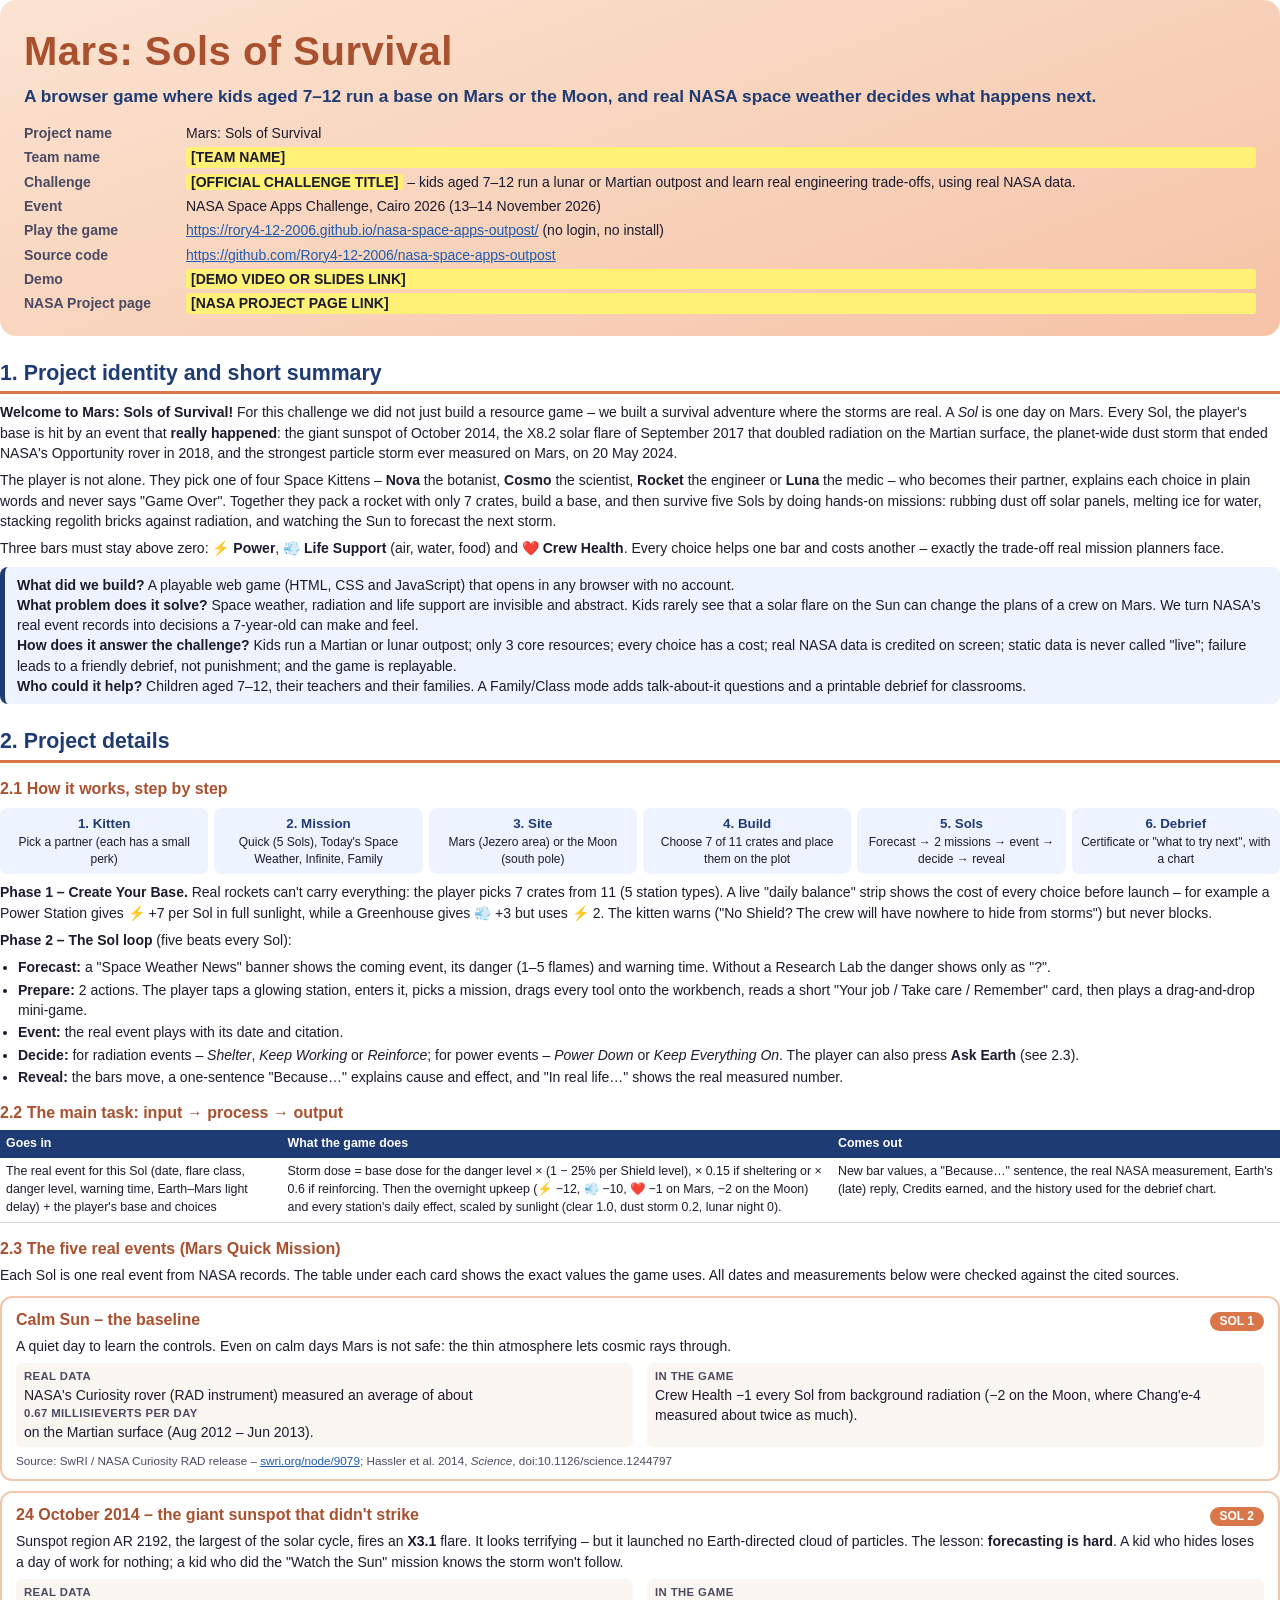
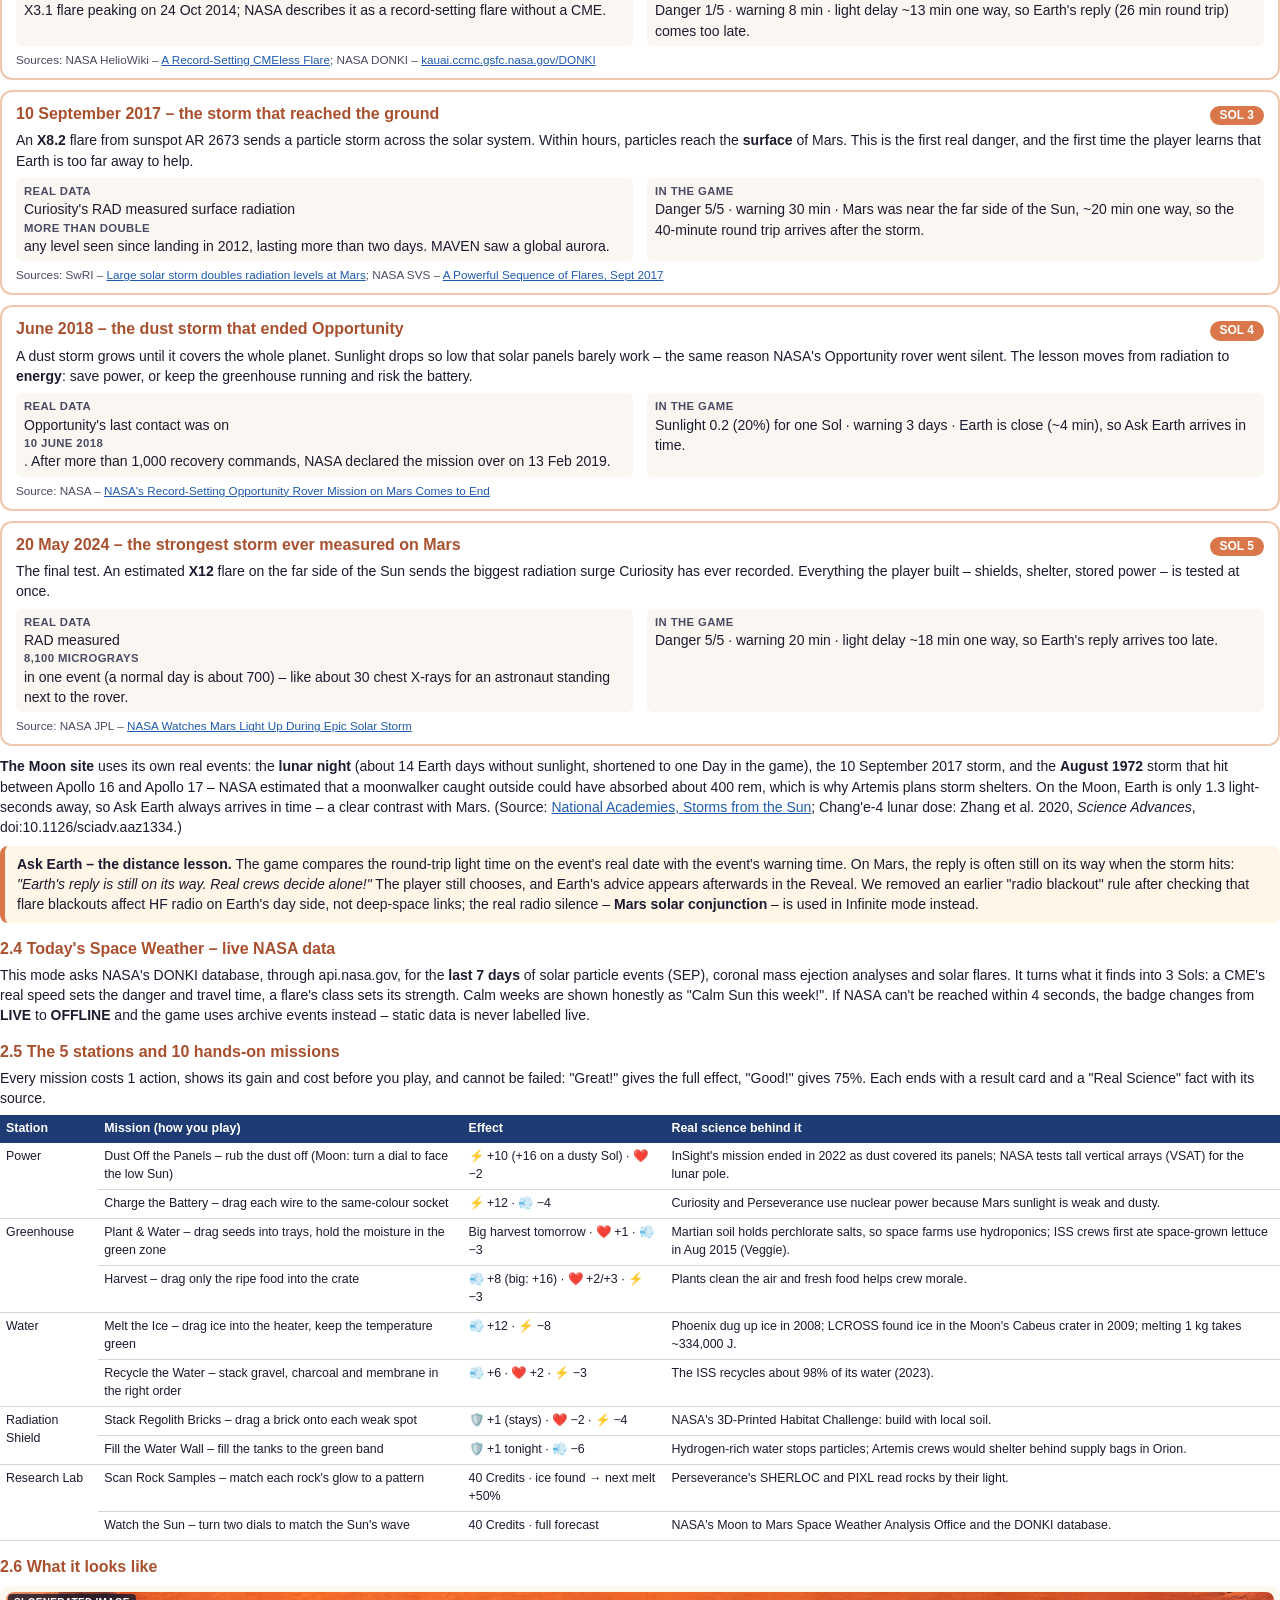
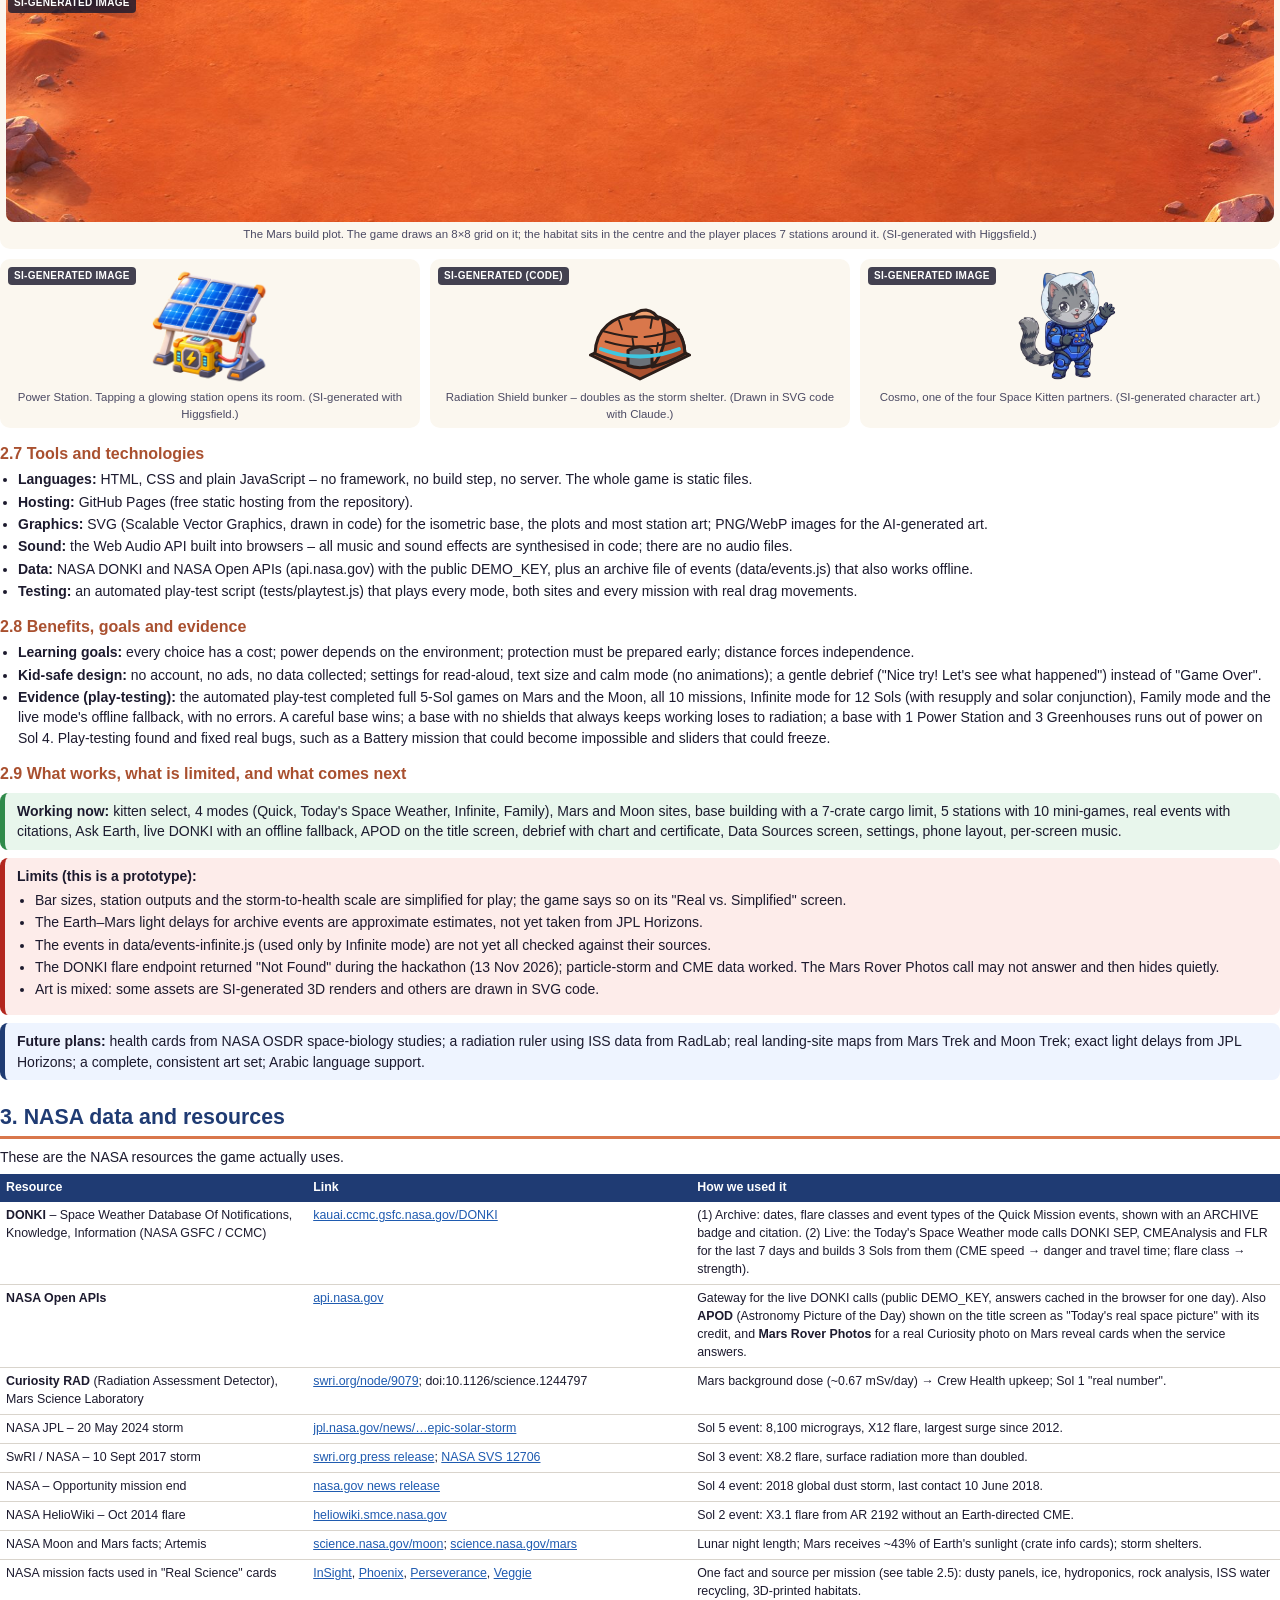
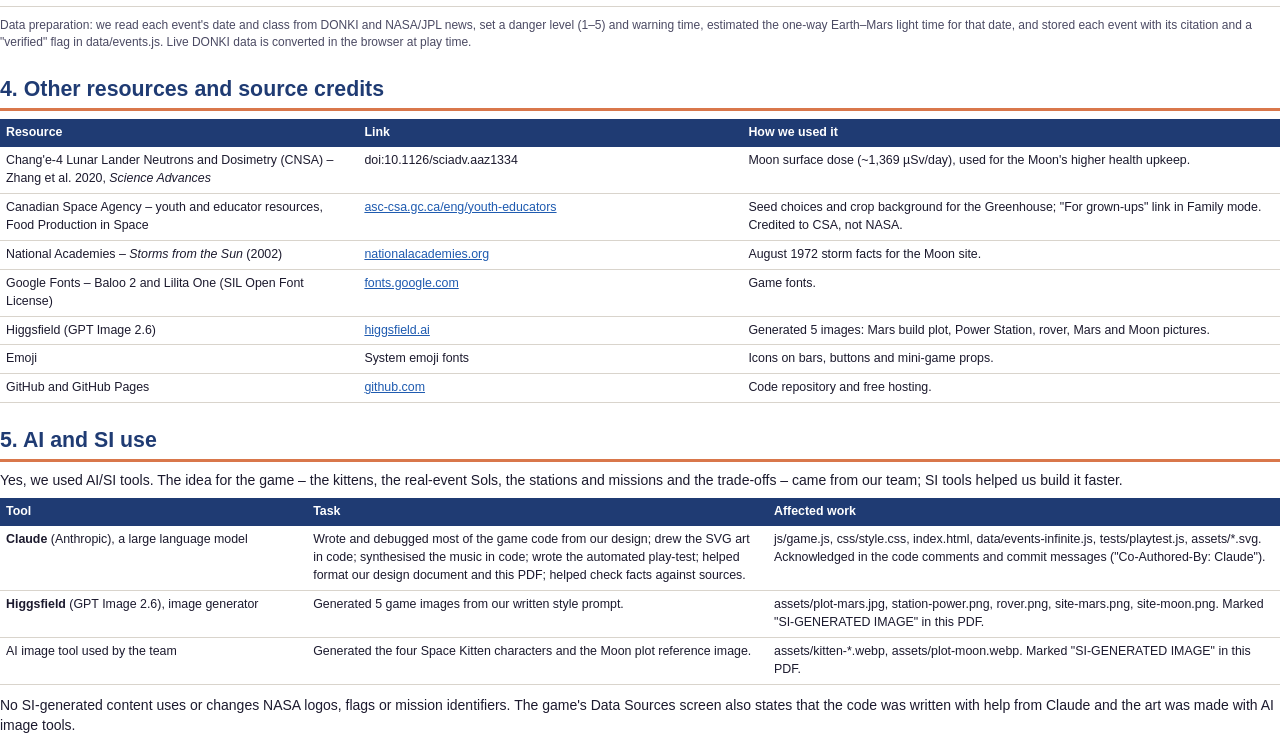
<file: docs/submission/project-description.html>
<!doctype html>
<html lang="en">
<head>
<meta charset="utf-8">
<title>Mars: Sols of Survival – Project Description</title>
<style>
  @page { size: A4; margin: 16mm 15mm 16mm 15mm; }
  :root { --ink: #1c1a2e; --soft: #4b4a63; --mars: #d9774b; --mars-dark: #a9502f; --blue: #1f3b73; --sky: #eef4ff; --cream: #fff6e8; --green: #2f8a4a; --red: #b3261e; }
  * { box-sizing: border-box; }
  html { color-scheme: light; background: #fff; }
  body { background: #fff; font-family: "Segoe UI", Arial, sans-serif; color: var(--ink); font-size: 10.5pt; line-height: 1.45; margin: 0; }
  h1 { font-size: 30pt; margin: 0; color: var(--mars-dark); letter-spacing: .5px; }
  h2 { font-size: 16pt; color: var(--blue); border-bottom: 3px solid var(--mars); padding-bottom: 3px; margin: 22px 0 8px; page-break-after: avoid; }
  h3 { font-size: 12pt; color: var(--mars-dark); margin: 14px 0 4px; page-break-after: avoid; }
  p { margin: 5px 0 7px; }
  ul { margin: 4px 0 8px; padding-left: 18px; } li { margin: 2px 0; }
  a { color: #1f5bb0; word-break: break-all; }
  table { width: 100%; border-collapse: collapse; margin: 6px 0 10px; font-size: 9.3pt; page-break-inside: auto; }
  th { background: var(--blue); color: #fff; text-align: left; padding: 5px 6px; }
  td { border-bottom: 1px solid #d9d4cc; padding: 5px 6px; vertical-align: top; }
  tr { page-break-inside: avoid; }
  .cover { background: linear-gradient(160deg, #fbe3d1, #f6c3a6); border-radius: 16px; padding: 22px 24px; margin-bottom: 14px; }
  .tagline { font-size: 13pt; color: var(--blue); font-weight: 600; margin-top: 4px; }
  .idgrid { display: grid; grid-template-columns: 150px 1fr; gap: 4px 12px; margin-top: 14px; font-size: 10.5pt; }
  .idgrid b { color: var(--soft); }
  .fill { background: #fff176; padding: 0 5px; border-radius: 3px; font-weight: 700; }
  .box { background: var(--cream); border-left: 5px solid var(--mars); border-radius: 8px; padding: 8px 12px; margin: 8px 0; page-break-inside: avoid; }
  .box.blue { background: var(--sky); border-color: var(--blue); }
  .box.green { background: #e8f6ec; border-color: var(--green); }
  .box.red { background: #fdecea; border-color: var(--red); }
  .event { border: 2px solid #f0c7ad; border-radius: 12px; padding: 10px 14px; margin: 10px 0; page-break-inside: avoid; }
  .event .head { display: flex; justify-content: space-between; align-items: baseline; gap: 10px; }
  .event .sol { background: var(--mars); color: #fff; font-weight: 700; border-radius: 999px; padding: 1px 10px; font-size: 9pt; white-space: nowrap; }
  .event h3 { margin: 0; }
  .facts { display: grid; grid-template-columns: 1fr 1fr; gap: 6px 14px; margin-top: 6px; }
  .facts div { background: #faf7f2; border-radius: 6px; padding: 5px 8px; }
  .facts b { display: block; color: var(--soft); font-size: 8.5pt; text-transform: uppercase; letter-spacing: .4px; }
  .src { font-size: 8.8pt; color: var(--soft); margin-top: 5px; }
  .flow { display: flex; gap: 6px; align-items: stretch; margin: 8px 0; }
  .flow div { flex: 1; background: var(--sky); border-radius: 8px; padding: 6px; text-align: center; font-size: 9pt; }
  .flow div b { display: block; color: var(--blue); font-size: 10pt; }
  .figs { display: grid; grid-template-columns: repeat(3, 1fr); gap: 10px; margin: 8px 0; page-break-inside: avoid; }
  figure { margin: 0; position: relative; background: #fbf7ef; border-radius: 10px; padding: 6px; text-align: center; }
  figure img { max-width: 100%; height: 120px; object-fit: contain; display: block; margin: 0 auto; }
  figure.wide { grid-column: span 3; } figure.wide img { height: 230px; width: 100%; object-fit: cover; border-radius: 8px; }
  figcaption { font-size: 8.6pt; color: var(--soft); margin-top: 4px; }
  .wm { position: absolute; top: 8px; left: 8px; background: rgba(28, 26, 46, .82); color: #fff; font-size: 7.5pt; font-weight: 700; padding: 2px 6px; border-radius: 4px; letter-spacing: .3px; }
  .ok { color: var(--green); font-weight: 700; } .no { color: var(--red); font-weight: 700; }
  .pb { page-break-before: always; }
  .small { font-size: 9pt; color: var(--soft); }
</style>
</head>
<body>

<div class="cover">
  <h1>Mars: Sols of Survival</h1>
  <div class="tagline">A browser game where kids aged 7–12 run a base on Mars or the Moon, and real NASA space weather decides what happens next.</div>
  <div class="idgrid">
    <b>Project name</b><span>Mars: Sols of Survival</span>
    <b>Team name</b><span class="fill">[TEAM NAME]</span>
    <b>Challenge</b><span><span class="fill">[OFFICIAL CHALLENGE TITLE]</span> – kids aged 7–12 run a lunar or Martian outpost and learn real engineering trade-offs, using real NASA data.</span>
    <b>Event</b><span>NASA Space Apps Challenge, Cairo 2026 (13–14 November 2026)</span>
    <b>Play the game</b><span><a href="https://rory4-12-2006.github.io/nasa-space-apps-outpost/">https://rory4-12-2006.github.io/nasa-space-apps-outpost/</a> (no login, no install)</span>
    <b>Source code</b><span><a href="https://github.com/Rory4-12-2006/nasa-space-apps-outpost">https://github.com/Rory4-12-2006/nasa-space-apps-outpost</a></span>
    <b>Demo</b><span class="fill">[DEMO VIDEO OR SLIDES LINK]</span>
    <b>NASA Project page</b><span class="fill">[NASA PROJECT PAGE LINK]</span>
  </div>
</div>

<h2>1. Project identity and short summary</h2>
<p><b>Welcome to Mars: Sols of Survival!</b> For this challenge we did not just build a resource game – we built a survival adventure where the storms are real. A <i>Sol</i> is one day on Mars. Every Sol, the player's base is hit by an event that <b>really happened</b>: the giant sunspot of October 2014, the X8.2 solar flare of September 2017 that doubled radiation on the Martian surface, the planet-wide dust storm that ended NASA's Opportunity rover in 2018, and the strongest particle storm ever measured on Mars, on 20 May 2024.</p>
<p>The player is not alone. They pick one of four Space Kittens – <b>Nova</b> the botanist, <b>Cosmo</b> the scientist, <b>Rocket</b> the engineer or <b>Luna</b> the medic – who becomes their partner, explains each choice in plain words and never says "Game Over". Together they pack a rocket with only 7 crates, build a base, and then survive five Sols by doing hands-on missions: rubbing dust off solar panels, melting ice for water, stacking regolith bricks against radiation, and watching the Sun to forecast the next storm.</p>
<p>Three bars must stay above zero: <b>⚡ Power</b>, <b>💨 Life Support</b> (air, water, food) and <b>❤️ Crew Health</b>. Every choice helps one bar and costs another – exactly the trade-off real mission planners face.</p>
<div class="box blue">
  <b>What did we build?</b> A playable web game (HTML, CSS and JavaScript) that opens in any browser with no account.<br>
  <b>What problem does it solve?</b> Space weather, radiation and life support are invisible and abstract. Kids rarely see that a solar flare on the Sun can change the plans of a crew on Mars. We turn NASA's real event records into decisions a 7-year-old can make and feel.<br>
  <b>How does it answer the challenge?</b> Kids run a Martian or lunar outpost; only 3 core resources; every choice has a cost; real NASA data is credited on screen; static data is never called "live"; failure leads to a friendly debrief, not punishment; and the game is replayable.<br>
  <b>Who could it help?</b> Children aged 7–12, their teachers and their families. A Family/Class mode adds talk-about-it questions and a printable debrief for classrooms.
</div>

<h2>2. Project details</h2>
<h3>2.1 How it works, step by step</h3>
<div class="flow">
  <div><b>1. Kitten</b>Pick a partner (each has a small perk)</div>
  <div><b>2. Mission</b>Quick (5 Sols), Today's Space Weather, Infinite, Family</div>
  <div><b>3. Site</b>Mars (Jezero area) or the Moon (south pole)</div>
  <div><b>4. Build</b>Choose 7 of 11 crates and place them on the plot</div>
  <div><b>5. Sols</b>Forecast → 2 missions → event → decide → reveal</div>
  <div><b>6. Debrief</b>Certificate or "what to try next", with a chart</div>
</div>
<p><b>Phase 1 – Create Your Base.</b> Real rockets can't carry everything: the player picks 7 crates from 11 (5 station types). A live "daily balance" strip shows the cost of every choice before launch – for example a Power Station gives ⚡ +7 per Sol in full sunlight, while a Greenhouse gives 💨 +3 but uses ⚡ 2. The kitten warns ("No Shield? The crew will have nowhere to hide from storms") but never blocks.</p>
<p><b>Phase 2 – The Sol loop</b> (five beats every Sol):</p>
<ul>
  <li><b>Forecast:</b> a "Space Weather News" banner shows the coming event, its danger (1–5 flames) and warning time. Without a Research Lab the danger shows only as "?".</li>
  <li><b>Prepare:</b> 2 actions. The player taps a glowing station, enters it, picks a mission, drags every tool onto the workbench, reads a short "Your job / Take care / Remember" card, then plays a drag-and-drop mini-game.</li>
  <li><b>Event:</b> the real event plays with its date and citation.</li>
  <li><b>Decide:</b> for radiation events – <i>Shelter</i>, <i>Keep Working</i> or <i>Reinforce</i>; for power events – <i>Power Down</i> or <i>Keep Everything On</i>. The player can also press <b>Ask Earth</b> (see 2.3).</li>
  <li><b>Reveal:</b> the bars move, a one-sentence "Because…" explains cause and effect, and "In real life…" shows the real measured number.</li>
</ul>
<h3>2.2 The main task: input → process → output</h3>
<table>
  <tr><th style="width:22%">Goes in</th><th style="width:43%">What the game does</th><th>Comes out</th></tr>
  <tr><td>The real event for this Sol (date, flare class, danger level, warning time, Earth–Mars light delay) + the player's base and choices</td>
      <td>Storm dose = base dose for the danger level × (1 − 25% per Shield level), × 0.15 if sheltering or × 0.6 if reinforcing. Then the overnight upkeep (⚡ −12, 💨 −10, ❤️ −1 on Mars, −2 on the Moon) and every station's daily effect, scaled by sunlight (clear 1.0, dust storm 0.2, lunar night 0).</td>
      <td>New bar values, a "Because…" sentence, the real NASA measurement, Earth's (late) reply, Credits earned, and the history used for the debrief chart.</td></tr>
</table>

<h3>2.3 The five real events (Mars Quick Mission)</h3>
<p>Each Sol is one real event from NASA records. The table under each card shows the exact values the game uses. All dates and measurements below were checked against the cited sources.</p>

<div class="event">
  <div class="head"><h3>Calm Sun – the baseline</h3><span class="sol">SOL 1</span></div>
  <p>A quiet day to learn the controls. Even on calm days Mars is not safe: the thin atmosphere lets cosmic rays through.</p>
  <div class="facts">
    <div><b>Real data</b>NASA's Curiosity rover (RAD instrument) measured an average of about <b>0.67 millisieverts per day</b> on the Martian surface (Aug 2012 – Jun 2013).</div>
    <div><b>In the game</b>Crew Health −1 every Sol from background radiation (−2 on the Moon, where Chang'e-4 measured about twice as much).</div>
  </div>
  <div class="src">Source: SwRI / NASA Curiosity RAD release – <a href="https://swri.org/node/9079">swri.org/node/9079</a>; Hassler et al. 2014, <i>Science</i>, doi:10.1126/science.1244797</div>
</div>

<div class="event">
  <div class="head"><h3>24 October 2014 – the giant sunspot that didn't strike</h3><span class="sol">SOL 2</span></div>
  <p>Sunspot region AR 2192, the largest of the solar cycle, fires an <b>X3.1</b> flare. It looks terrifying – but it launched no Earth-directed cloud of particles. The lesson: <b>forecasting is hard</b>. A kid who hides loses a day of work for nothing; a kid who did the "Watch the Sun" mission knows the storm won't follow.</p>
  <div class="facts">
    <div><b>Real data</b>X3.1 flare peaking on 24 Oct 2014; NASA describes it as a record-setting flare without a CME.</div>
    <div><b>In the game</b>Danger 1/5 · warning 8 min · light delay ~13 min one way, so Earth's reply (26 min round trip) comes too late.</div>
  </div>
  <div class="src">Sources: NASA HelioWiki – <a href="https://heliowiki.smce.nasa.gov/wiki/index.php/A_Record-Setting_CMEless_Flare">A Record-Setting CMEless Flare</a>; NASA DONKI – <a href="https://kauai.ccmc.gsfc.nasa.gov/DONKI/">kauai.ccmc.gsfc.nasa.gov/DONKI</a></div>
</div>

<div class="event">
  <div class="head"><h3>10 September 2017 – the storm that reached the ground</h3><span class="sol">SOL 3</span></div>
  <p>An <b>X8.2</b> flare from sunspot AR 2673 sends a particle storm across the solar system. Within hours, particles reach the <b>surface</b> of Mars. This is the first real danger, and the first time the player learns that Earth is too far away to help.</p>
  <div class="facts">
    <div><b>Real data</b>Curiosity's RAD measured surface radiation <b>more than double</b> any level seen since landing in 2012, lasting more than two days. MAVEN saw a global aurora.</div>
    <div><b>In the game</b>Danger 5/5 · warning 30 min · Mars was near the far side of the Sun, ~20 min one way, so the 40-minute round trip arrives after the storm.</div>
  </div>
  <div class="src">Sources: SwRI – <a href="https://www.swri.org/newsroom/press-releases/large-solar-storm-sparks-global-aurora-doubles-radiation-levels-mars">Large solar storm doubles radiation levels at Mars</a>; NASA SVS – <a href="https://svs.gsfc.nasa.gov/cgi-bin/details.cgi?aid=12706">A Powerful Sequence of Flares, Sept 2017</a></div>
</div>

<div class="event">
  <div class="head"><h3>June 2018 – the dust storm that ended Opportunity</h3><span class="sol">SOL 4</span></div>
  <p>A dust storm grows until it covers the whole planet. Sunlight drops so low that solar panels barely work – the same reason NASA's Opportunity rover went silent. The lesson moves from radiation to <b>energy</b>: save power, or keep the greenhouse running and risk the battery.</p>
  <div class="facts">
    <div><b>Real data</b>Opportunity's last contact was on <b>10 June 2018</b>. After more than 1,000 recovery commands, NASA declared the mission over on 13 Feb 2019.</div>
    <div><b>In the game</b>Sunlight 0.2 (20%) for one Sol · warning 3 days · Earth is close (~4 min), so Ask Earth arrives in time.</div>
  </div>
  <div class="src">Source: NASA – <a href="https://www.nasa.gov/news-release/nasas-record-setting-opportunity-rover-mission-on-mars-comes-to-end">NASA's Record-Setting Opportunity Rover Mission on Mars Comes to End</a></div>
</div>

<div class="event">
  <div class="head"><h3>20 May 2024 – the strongest storm ever measured on Mars</h3><span class="sol">SOL 5</span></div>
  <p>The final test. An estimated <b>X12</b> flare on the far side of the Sun sends the biggest radiation surge Curiosity has ever recorded. Everything the player built – shields, shelter, stored power – is tested at once.</p>
  <div class="facts">
    <div><b>Real data</b>RAD measured <b>8,100 micrograys</b> in one event (a normal day is about 700) – like about 30 chest X-rays for an astronaut standing next to the rover.</div>
    <div><b>In the game</b>Danger 5/5 · warning 20 min · light delay ~18 min one way, so Earth's reply arrives too late.</div>
  </div>
  <div class="src">Source: NASA JPL – <a href="https://www.jpl.nasa.gov/news/nasa-watches-mars-light-up-during-epic-solar-storm">NASA Watches Mars Light Up During Epic Solar Storm</a></div>
</div>

<p><b>The Moon site</b> uses its own real events: the <b>lunar night</b> (about 14 Earth days without sunlight, shortened to one Day in the game), the 10 September 2017 storm, and the <b>August 1972</b> storm that hit between Apollo 16 and Apollo 17 – NASA estimated that a moonwalker caught outside could have absorbed about 400 rem, which is why Artemis plans storm shelters. On the Moon, Earth is only 1.3 light-seconds away, so Ask Earth always arrives in time – a clear contrast with Mars. (Source: <a href="https://www.nationalacademies.org/read/10249/chapter/11">National Academies, Storms from the Sun</a>; Chang'e-4 lunar dose: Zhang et al. 2020, <i>Science Advances</i>, doi:10.1126/sciadv.aaz1334.)</p>

<div class="box">
  <b>Ask Earth – the distance lesson.</b> The game compares the round-trip light time on the event's real date with the event's warning time. On Mars, the reply is often still on its way when the storm hits: <i>"Earth's reply is still on its way. Real crews decide alone!"</i> The player still chooses, and Earth's advice appears afterwards in the Reveal. We removed an earlier "radio blackout" rule after checking that flare blackouts affect HF radio on Earth's day side, not deep-space links; the real radio silence – <b>Mars solar conjunction</b> – is used in Infinite mode instead.
</div>

<h3>2.4 Today's Space Weather – live NASA data</h3>
<p>This mode asks NASA's DONKI database, through api.nasa.gov, for the <b>last 7 days</b> of solar particle events (SEP), coronal mass ejection analyses and solar flares. It turns what it finds into 3 Sols: a CME's real speed sets the danger and travel time, a flare's class sets its strength. Calm weeks are shown honestly as "Calm Sun this week!". If NASA can't be reached within 4 seconds, the badge changes from <b>LIVE</b> to <b>OFFLINE</b> and the game uses archive events instead – static data is never labelled live.</p>

<h3>2.5 The 5 stations and 10 hands-on missions</h3>
<p>Every mission costs 1 action, shows its gain and cost before you play, and cannot be failed: "Great!" gives the full effect, "Good!" gives 75%. Each ends with a result card and a "Real Science" fact with its source.</p>
<table>
  <tr><th>Station</th><th>Mission (how you play)</th><th>Effect</th><th>Real science behind it</th></tr>
  <tr><td rowspan="2">Power</td><td>Dust Off the Panels – rub the dust off (Moon: turn a dial to face the low Sun)</td><td>⚡ +10 (+16 on a dusty Sol) · ❤️ −2</td><td>InSight's mission ended in 2022 as dust covered its panels; NASA tests tall vertical arrays (VSAT) for the lunar pole.</td></tr>
  <tr><td>Charge the Battery – drag each wire to the same-colour socket</td><td>⚡ +12 · 💨 −4</td><td>Curiosity and Perseverance use nuclear power because Mars sunlight is weak and dusty.</td></tr>
  <tr><td rowspan="2">Greenhouse</td><td>Plant &amp; Water – drag seeds into trays, hold the moisture in the green zone</td><td>Big harvest tomorrow · ❤️ +1 · 💨 −3</td><td>Martian soil holds perchlorate salts, so space farms use hydroponics; ISS crews first ate space-grown lettuce in Aug 2015 (Veggie).</td></tr>
  <tr><td>Harvest – drag only the ripe food into the crate</td><td>💨 +8 (big: +16) · ❤️ +2/+3 · ⚡ −3</td><td>Plants clean the air and fresh food helps crew morale.</td></tr>
  <tr><td rowspan="2">Water</td><td>Melt the Ice – drag ice into the heater, keep the temperature green</td><td>💨 +12 · ⚡ −8</td><td>Phoenix dug up ice in 2008; LCROSS found ice in the Moon's Cabeus crater in 2009; melting 1 kg takes ~334,000 J.</td></tr>
  <tr><td>Recycle the Water – stack gravel, charcoal and membrane in the right order</td><td>💨 +6 · ❤️ +2 · ⚡ −3</td><td>The ISS recycles about 98% of its water (2023).</td></tr>
  <tr><td rowspan="2">Radiation Shield</td><td>Stack Regolith Bricks – drag a brick onto each weak spot</td><td>🛡️ +1 (stays) · ❤️ −2 · ⚡ −4</td><td>NASA's 3D-Printed Habitat Challenge: build with local soil.</td></tr>
  <tr><td>Fill the Water Wall – fill the tanks to the green band</td><td>🛡️ +1 tonight · 💨 −6</td><td>Hydrogen-rich water stops particles; Artemis crews would shelter behind supply bags in Orion.</td></tr>
  <tr><td rowspan="2">Research Lab</td><td>Scan Rock Samples – match each rock's glow to a pattern</td><td>40 Credits · ice found → next melt +50%</td><td>Perseverance's SHERLOC and PIXL read rocks by their light.</td></tr>
  <tr><td>Watch the Sun – turn two dials to match the Sun's wave</td><td>40 Credits · full forecast</td><td>NASA's Moon to Mars Space Weather Analysis Office and the DONKI database.</td></tr>
</table>

<h3>2.6 What it looks like</h3>
<div class="figs">
  <figure class="wide"><span class="wm">SI-GENERATED IMAGE</span><img src="../../assets/plot-mars.jpg" alt="Mars build plot"><figcaption>The Mars build plot. The game draws an 8×8 grid on it; the habitat sits in the centre and the player places 7 stations around it. (SI-generated with Higgsfield.)</figcaption></figure>
  <figure><span class="wm">SI-GENERATED IMAGE</span><img src="../../assets/station-power.png" alt="Power Station"><figcaption>Power Station. Tapping a glowing station opens its room. (SI-generated with Higgsfield.)</figcaption></figure>
  <figure><span class="wm">SI-GENERATED (CODE)</span><img src="../../assets/station-shield.svg" alt="Radiation Shield"><figcaption>Radiation Shield bunker – doubles as the storm shelter. (Drawn in SVG code with Claude.)</figcaption></figure>
  <figure><span class="wm">SI-GENERATED IMAGE</span><img src="../../assets/kitten-2-blue.webp" alt="Cosmo the kitten"><figcaption>Cosmo, one of the four Space Kitten partners. (SI-generated character art.)</figcaption></figure>
</div>

<h3>2.7 Tools and technologies</h3>
<ul>
  <li><b>Languages:</b> HTML, CSS and plain JavaScript – no framework, no build step, no server. The whole game is static files.</li>
  <li><b>Hosting:</b> GitHub Pages (free static hosting from the repository).</li>
  <li><b>Graphics:</b> SVG (Scalable Vector Graphics, drawn in code) for the isometric base, the plots and most station art; PNG/WebP images for the AI-generated art.</li>
  <li><b>Sound:</b> the Web Audio API built into browsers – all music and sound effects are synthesised in code; there are no audio files.</li>
  <li><b>Data:</b> NASA DONKI and NASA Open APIs (api.nasa.gov) with the public DEMO_KEY, plus an archive file of events (data/events.js) that also works offline.</li>
  <li><b>Testing:</b> an automated play-test script (tests/playtest.js) that plays every mode, both sites and every mission with real drag movements.</li>
</ul>

<h3>2.8 Benefits, goals and evidence</h3>
<ul>
  <li><b>Learning goals:</b> every choice has a cost; power depends on the environment; protection must be prepared early; distance forces independence.</li>
  <li><b>Kid-safe design:</b> no account, no ads, no data collected; settings for read-aloud, text size and calm mode (no animations); a gentle debrief ("Nice try! Let's see what happened") instead of "Game Over".</li>
  <li><b>Evidence (play-testing):</b> the automated play-test completed full 5-Sol games on Mars and the Moon, all 10 missions, Infinite mode for 12 Sols (with resupply and solar conjunction), Family mode and the live mode's offline fallback, with no errors. A careful base wins; a base with no shields that always keeps working loses to radiation; a base with 1 Power Station and 3 Greenhouses runs out of power on Sol 4. Play-testing found and fixed real bugs, such as a Battery mission that could become impossible and sliders that could freeze.</li>
</ul>

<h3>2.9 What works, what is limited, and what comes next</h3>
<div class="box green"><b>Working now:</b> kitten select, 4 modes (Quick, Today's Space Weather, Infinite, Family), Mars and Moon sites, base building with a 7-crate cargo limit, 5 stations with 10 mini-games, real events with citations, Ask Earth, live DONKI with an offline fallback, APOD on the title screen, debrief with chart and certificate, Data Sources screen, settings, phone layout, per-screen music.</div>
<div class="box red"><b>Limits (this is a prototype):</b>
<ul>
  <li>Bar sizes, station outputs and the storm-to-health scale are simplified for play; the game says so on its "Real vs. Simplified" screen.</li>
  <li>The Earth–Mars light delays for archive events are approximate estimates, not yet taken from JPL Horizons.</li>
  <li>The events in data/events-infinite.js (used only by Infinite mode) are not yet all checked against their sources.</li>
  <li>The DONKI flare endpoint returned "Not Found" during the hackathon (13 Nov 2026); particle-storm and CME data worked. The Mars Rover Photos call may not answer and then hides quietly.</li>
  <li>Art is mixed: some assets are SI-generated 3D renders and others are drawn in SVG code.</li>
</ul></div>
<div class="box blue"><b>Future plans:</b> health cards from NASA OSDR space-biology studies; a radiation ruler using ISS data from RadLab; real landing-site maps from Mars Trek and Moon Trek; exact light delays from JPL Horizons; a complete, consistent art set; Arabic language support.</div>

<h2 class="pb">3. NASA data and resources</h2>
<p>These are the NASA resources the game actually uses.</p>
<table>
  <tr><th style="width:24%">Resource</th><th style="width:30%">Link</th><th>How we used it</th></tr>
  <tr><td><b>DONKI</b> – Space Weather Database Of Notifications, Knowledge, Information (NASA GSFC / CCMC)</td><td><a href="https://kauai.ccmc.gsfc.nasa.gov/DONKI/">kauai.ccmc.gsfc.nasa.gov/DONKI</a></td><td>(1) Archive: dates, flare classes and event types of the Quick Mission events, shown with an ARCHIVE badge and citation. (2) Live: the Today's Space Weather mode calls DONKI SEP, CMEAnalysis and FLR for the last 7 days and builds 3 Sols from them (CME speed → danger and travel time; flare class → strength).</td></tr>
  <tr><td><b>NASA Open APIs</b></td><td><a href="https://api.nasa.gov/">api.nasa.gov</a></td><td>Gateway for the live DONKI calls (public DEMO_KEY, answers cached in the browser for one day). Also <b>APOD</b> (Astronomy Picture of the Day) shown on the title screen as "Today's real space picture" with its credit, and <b>Mars Rover Photos</b> for a real Curiosity photo on Mars reveal cards when the service answers.</td></tr>
  <tr><td><b>Curiosity RAD</b> (Radiation Assessment Detector), Mars Science Laboratory</td><td><a href="https://swri.org/node/9079">swri.org/node/9079</a>; doi:10.1126/science.1244797</td><td>Mars background dose (~0.67 mSv/day) → Crew Health upkeep; Sol 1 "real number".</td></tr>
  <tr><td>NASA JPL – 20 May 2024 storm</td><td><a href="https://www.jpl.nasa.gov/news/nasa-watches-mars-light-up-during-epic-solar-storm">jpl.nasa.gov/news/…epic-solar-storm</a></td><td>Sol 5 event: 8,100 micrograys, X12 flare, largest surge since 2012.</td></tr>
  <tr><td>SwRI / NASA – 10 Sept 2017 storm</td><td><a href="https://www.swri.org/newsroom/press-releases/large-solar-storm-sparks-global-aurora-doubles-radiation-levels-mars">swri.org press release</a>; <a href="https://svs.gsfc.nasa.gov/cgi-bin/details.cgi?aid=12706">NASA SVS 12706</a></td><td>Sol 3 event: X8.2 flare, surface radiation more than doubled.</td></tr>
  <tr><td>NASA – Opportunity mission end</td><td><a href="https://www.nasa.gov/news-release/nasas-record-setting-opportunity-rover-mission-on-mars-comes-to-end">nasa.gov news release</a></td><td>Sol 4 event: 2018 global dust storm, last contact 10 June 2018.</td></tr>
  <tr><td>NASA HelioWiki – Oct 2014 flare</td><td><a href="https://heliowiki.smce.nasa.gov/wiki/index.php/A_Record-Setting_CMEless_Flare">heliowiki.smce.nasa.gov</a></td><td>Sol 2 event: X3.1 flare from AR 2192 without an Earth-directed CME.</td></tr>
  <tr><td>NASA Moon and Mars facts; Artemis</td><td><a href="https://science.nasa.gov/moon/">science.nasa.gov/moon</a>; <a href="https://science.nasa.gov/mars/">science.nasa.gov/mars</a></td><td>Lunar night length; Mars receives ~43% of Earth's sunlight (crate info cards); storm shelters.</td></tr>
  <tr><td>NASA mission facts used in "Real Science" cards</td><td><a href="https://science.nasa.gov/mission/insight/">InSight</a>, <a href="https://science.nasa.gov/mission/phoenix/">Phoenix</a>, <a href="https://science.nasa.gov/mission/mars-2020-perseverance/">Perseverance</a>, <a href="https://www.nasa.gov/missions/station/growing-plants-in-space/">Veggie</a></td><td>One fact and source per mission (see table 2.5): dusty panels, ice, hydroponics, rock analysis, ISS water recycling, 3D-printed habitats.</td></tr>
</table>
<p class="small">Data preparation: we read each event's date and class from DONKI and NASA/JPL news, set a danger level (1–5) and warning time, estimated the one-way Earth–Mars light time for that date, and stored each event with its citation and a "verified" flag in data/events.js. Live DONKI data is converted in the browser at play time.</p>

<h2>4. Other resources and source credits</h2>
<table>
  <tr><th style="width:28%">Resource</th><th style="width:30%">Link</th><th>How we used it</th></tr>
  <tr><td>Chang'e-4 Lunar Lander Neutrons and Dosimetry (CNSA) – Zhang et al. 2020, <i>Science Advances</i></td><td>doi:10.1126/sciadv.aaz1334</td><td>Moon surface dose (~1,369 µSv/day), used for the Moon's higher health upkeep.</td></tr>
  <tr><td>Canadian Space Agency – youth and educator resources, Food Production in Space</td><td><a href="https://www.asc-csa.gc.ca/eng/youth-educators/">asc-csa.gc.ca/eng/youth-educators</a></td><td>Seed choices and crop background for the Greenhouse; "For grown-ups" link in Family mode. Credited to CSA, not NASA.</td></tr>
  <tr><td>National Academies – <i>Storms from the Sun</i> (2002)</td><td><a href="https://www.nationalacademies.org/read/10249/chapter/11">nationalacademies.org</a></td><td>August 1972 storm facts for the Moon site.</td></tr>
  <tr><td>Google Fonts – Baloo 2 and Lilita One (SIL Open Font License)</td><td><a href="https://fonts.google.com/">fonts.google.com</a></td><td>Game fonts.</td></tr>
  <tr><td>Higgsfield (GPT Image 2.6)</td><td><a href="https://higgsfield.ai/">higgsfield.ai</a></td><td>Generated 5 images: Mars build plot, Power Station, rover, Mars and Moon pictures.</td></tr>
  <tr><td>Emoji</td><td>System emoji fonts</td><td>Icons on bars, buttons and mini-game props.</td></tr>
  <tr><td>GitHub and GitHub Pages</td><td><a href="https://github.com/">github.com</a></td><td>Code repository and free hosting.</td></tr>
</table>

<h2>5. AI and SI use</h2>
<p>Yes, we used AI/SI tools. The idea for the game – the kittens, the real-event Sols, the stations and missions and the trade-offs – came from our team; SI tools helped us build it faster.</p>
<table>
  <tr><th style="width:24%">Tool</th><th style="width:36%">Task</th><th>Affected work</th></tr>
  <tr><td><b>Claude</b> (Anthropic), a large language model</td><td>Wrote and debugged most of the game code from our design; drew the SVG art in code; synthesised the music in code; wrote the automated play-test; helped format our design document and this PDF; helped check facts against sources.</td><td>js/game.js, css/style.css, index.html, data/events-infinite.js, tests/playtest.js, assets/*.svg. Acknowledged in the code comments and commit messages ("Co-Authored-By: Claude").</td></tr>
  <tr><td><b>Higgsfield</b> (GPT Image 2.6), image generator</td><td>Generated 5 game images from our written style prompt.</td><td>assets/plot-mars.jpg, station-power.png, rover.png, site-mars.png, site-moon.png. Marked "SI-GENERATED IMAGE" in this PDF.</td></tr>
  <tr><td>AI image tool used by the team</td><td>Generated the four Space Kitten characters and the Moon plot reference image.</td><td>assets/kitten-*.webp, assets/plot-moon.webp. Marked "SI-GENERATED IMAGE" in this PDF.</td></tr>
</table>
<p>No SI-generated content uses or changes NASA logos, flags or mission identifiers. The game's Data Sources screen also states that the code was written with help from Claude and the art was made with AI image tools.</p>

</body>
</html>
</file>
